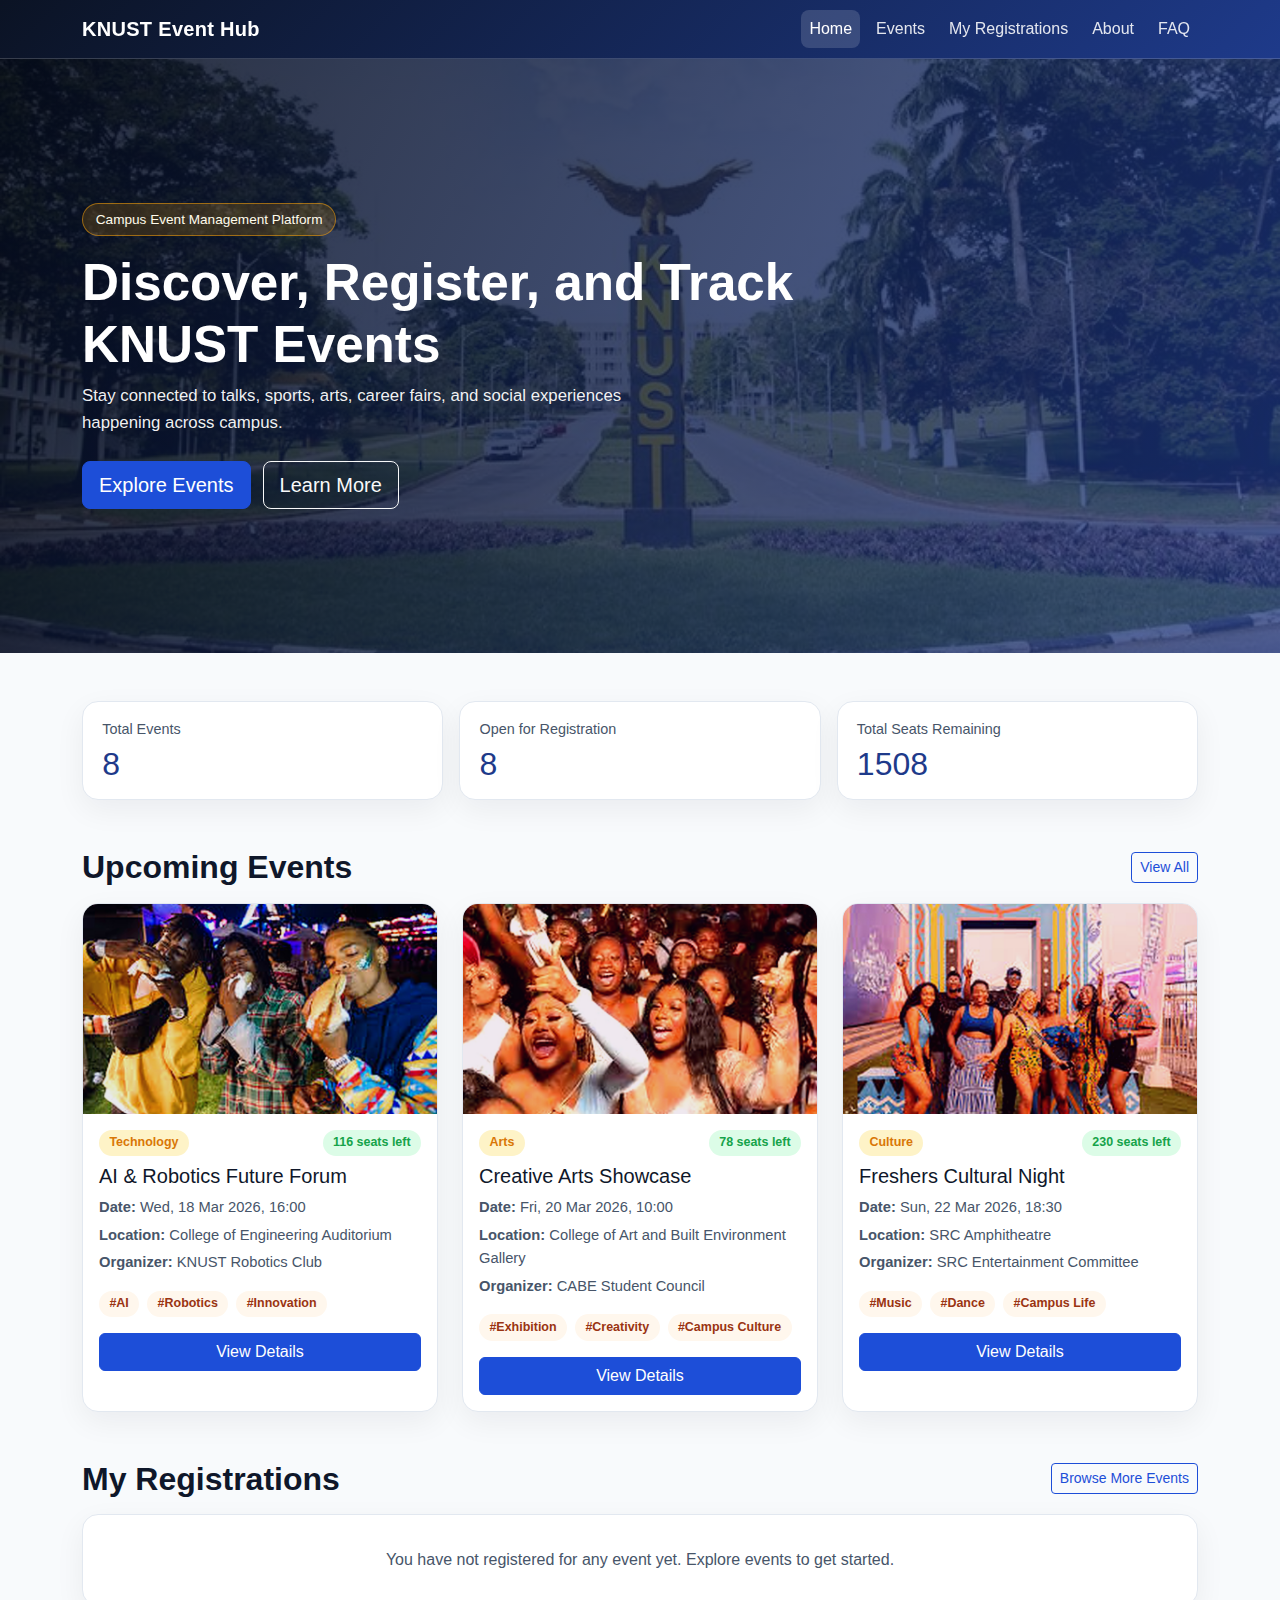
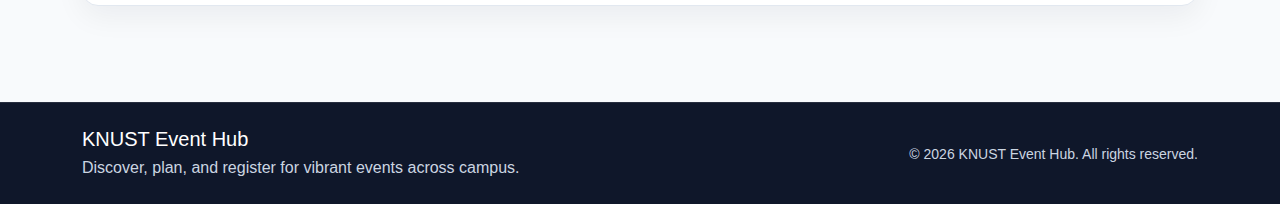
<file: index.html>
<!DOCTYPE html>
<html lang="en">
<head>
    <meta charset="UTF-8">
    <meta name="viewport" content="width=device-width, initial-scale=1.0">
    <title>KNUST Event Hub</title>
    <link href="https://cdn.jsdelivr.net/npm/bootstrap@5.3.3/dist/css/bootstrap.min.css" rel="stylesheet" integrity="sha384-QWTKZyjpPEjISv5WaRU9OFeRpok6YctnYmDr5pNlyT2bRjXh0JMhjY6hW+ALEwIH" crossorigin="anonymous">
    <link rel="stylesheet" href="style.css">
</head>
<body data-page="home">
    <div id="header-placeholder"></div>

    <main>
        <section class="hero">
            <div class="container">
                <div class="hero-content text-center text-lg-start">
                    <span class="hero-badge">Campus Event Management Platform</span>
                    <h1>Discover, Register, and Track KNUST Events</h1>
                    <p>Stay connected to talks, sports, arts, career fairs, and social experiences happening across campus.</p>
                    <div class="hero-actions">
                        <a href="events.html" class="btn btn-brand btn-lg">Explore Events</a>
                        <a href="about.html" class="btn btn-outline-light btn-lg">Learn More</a>
                    </div>
                </div>
            </div>
        </section>

        <section class="container py-5">
            <div class="row g-3" id="home-stats">
                <div class="col-md-4">
                    <article class="info-card">
                        <p class="label">Total Events</p>
                        <h2 id="stat-total">0</h2>
                    </article>
                </div>
                <div class="col-md-4">
                    <article class="info-card">
                        <p class="label">Open for Registration</p>
                        <h2 id="stat-open">0</h2>
                    </article>
                </div>
                <div class="col-md-4">
                    <article class="info-card">
                        <p class="label">Total Seats Remaining</p>
                        <h2 id="stat-seats">0</h2>
                    </article>
                </div>
            </div>
        </section>

        <section class="container pb-5">
            <div class="section-heading">
                <h2>Upcoming Events</h2>
                <a href="events.html" class="btn btn-sm btn-outline-brand">View All</a>
            </div>
            <div id="upcoming-events-container" class="row g-4">
                <!-- Rendered by app.js -->
            </div>
        </section>

        <section class="container pb-5">
            <div class="section-heading">
                <h2>My Registrations</h2>
                <a href="events.html" class="btn btn-sm btn-outline-brand">Browse More Events</a>
            </div>
            <div id="my-registrations-container" class="row g-3">
                <!-- Rendered by app.js -->
            </div>
        </section>
    </main>

    <div id="footer-placeholder"></div>

    <script src="https://cdn.jsdelivr.net/npm/bootstrap@5.3.3/dist/js/bootstrap.bundle.min.js" integrity="sha384-YvpcrYf0tY3lHB60NNkmXc5s9fDVZLESaAA55NDzOxhy9GkcIdslK1eN7N6jIeHz" crossorigin="anonymous"></script>
    <script src="app.js"></script>
</body>
</html>
</file>
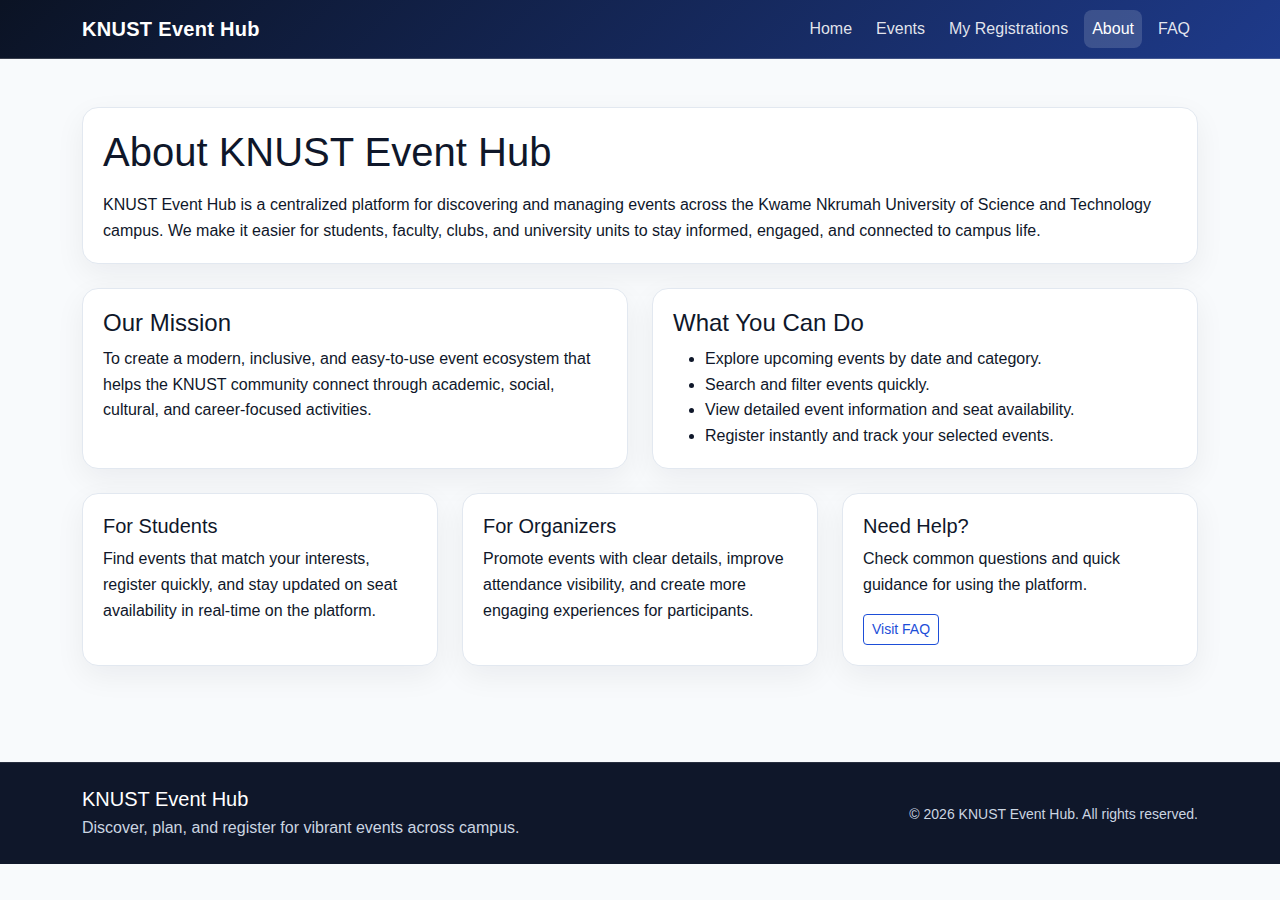
<file: about.html>
<!DOCTYPE html>
<html lang="en">
<head>
    <meta charset="UTF-8">
    <meta name="viewport" content="width=device-width, initial-scale=1.0">
    <title>About - KNUST Event Hub</title>
    <link href="https://cdn.jsdelivr.net/npm/bootstrap@5.3.3/dist/css/bootstrap.min.css" rel="stylesheet" integrity="sha384-QWTKZyjpPEjISv5WaRU9OFeRpok6YctnYmDr5pNlyT2bRjXh0JMhjY6hW+ALEwIH" crossorigin="anonymous">
    <link rel="stylesheet" href="style.css">
</head>
<body data-page="about">
    <div id="header-placeholder"></div>

    <main class="container py-5">
        <section class="content-card mb-4">
            <h1 class="mb-3">About KNUST Event Hub</h1>
            <p class="mb-0">KNUST Event Hub is a centralized platform for discovering and managing events across the Kwame Nkrumah University of Science and Technology campus. We make it easier for students, faculty, clubs, and university units to stay informed, engaged, and connected to campus life.</p>
        </section>

        <section class="row g-4 mb-4">
            <div class="col-md-6">
                <article class="content-card h-100">
                    <h2 class="h4">Our Mission</h2>
                    <p>To create a modern, inclusive, and easy-to-use event ecosystem that helps the KNUST community connect through academic, social, cultural, and career-focused activities.</p>
                </article>
            </div>
            <div class="col-md-6">
                <article class="content-card h-100">
                    <h2 class="h4">What You Can Do</h2>
                    <ul class="mb-0">
                        <li>Explore upcoming events by date and category.</li>
                        <li>Search and filter events quickly.</li>
                        <li>View detailed event information and seat availability.</li>
                        <li>Register instantly and track your selected events.</li>
                    </ul>
                </article>
            </div>
        </section>

        <section class="row g-4">
            <div class="col-lg-4 col-md-6">
                <article class="content-card h-100">
                    <h2 class="h5">For Students</h2>
                    <p class="mb-0">Find events that match your interests, register quickly, and stay updated on seat availability in real-time on the platform.</p>
                </article>
            </div>
            <div class="col-lg-4 col-md-6">
                <article class="content-card h-100">
                    <h2 class="h5">For Organizers</h2>
                    <p class="mb-0">Promote events with clear details, improve attendance visibility, and create more engaging experiences for participants.</p>
                </article>
            </div>
            <div class="col-lg-4 col-md-12">
                <article class="content-card h-100">
                    <h2 class="h5">Need Help?</h2>
                    <p>Check common questions and quick guidance for using the platform.</p>
                    <a href="FAQ.html" class="btn btn-outline-brand btn-sm">Visit FAQ</a>
                </article>
            </div>
        </section>
    </main>

    <div id="footer-placeholder"></div>

    <script src="https://cdn.jsdelivr.net/npm/bootstrap@5.3.3/dist/js/bootstrap.bundle.min.js" integrity="sha384-YvpcrYf0tY3lHB60NNkmXc5s9fDVZLESaAA55NDzOxhy9GkcIdslK1eN7N6jIeHz" crossorigin="anonymous"></script>
    <script src="app.js"></script>
</body>
</html>
</file>
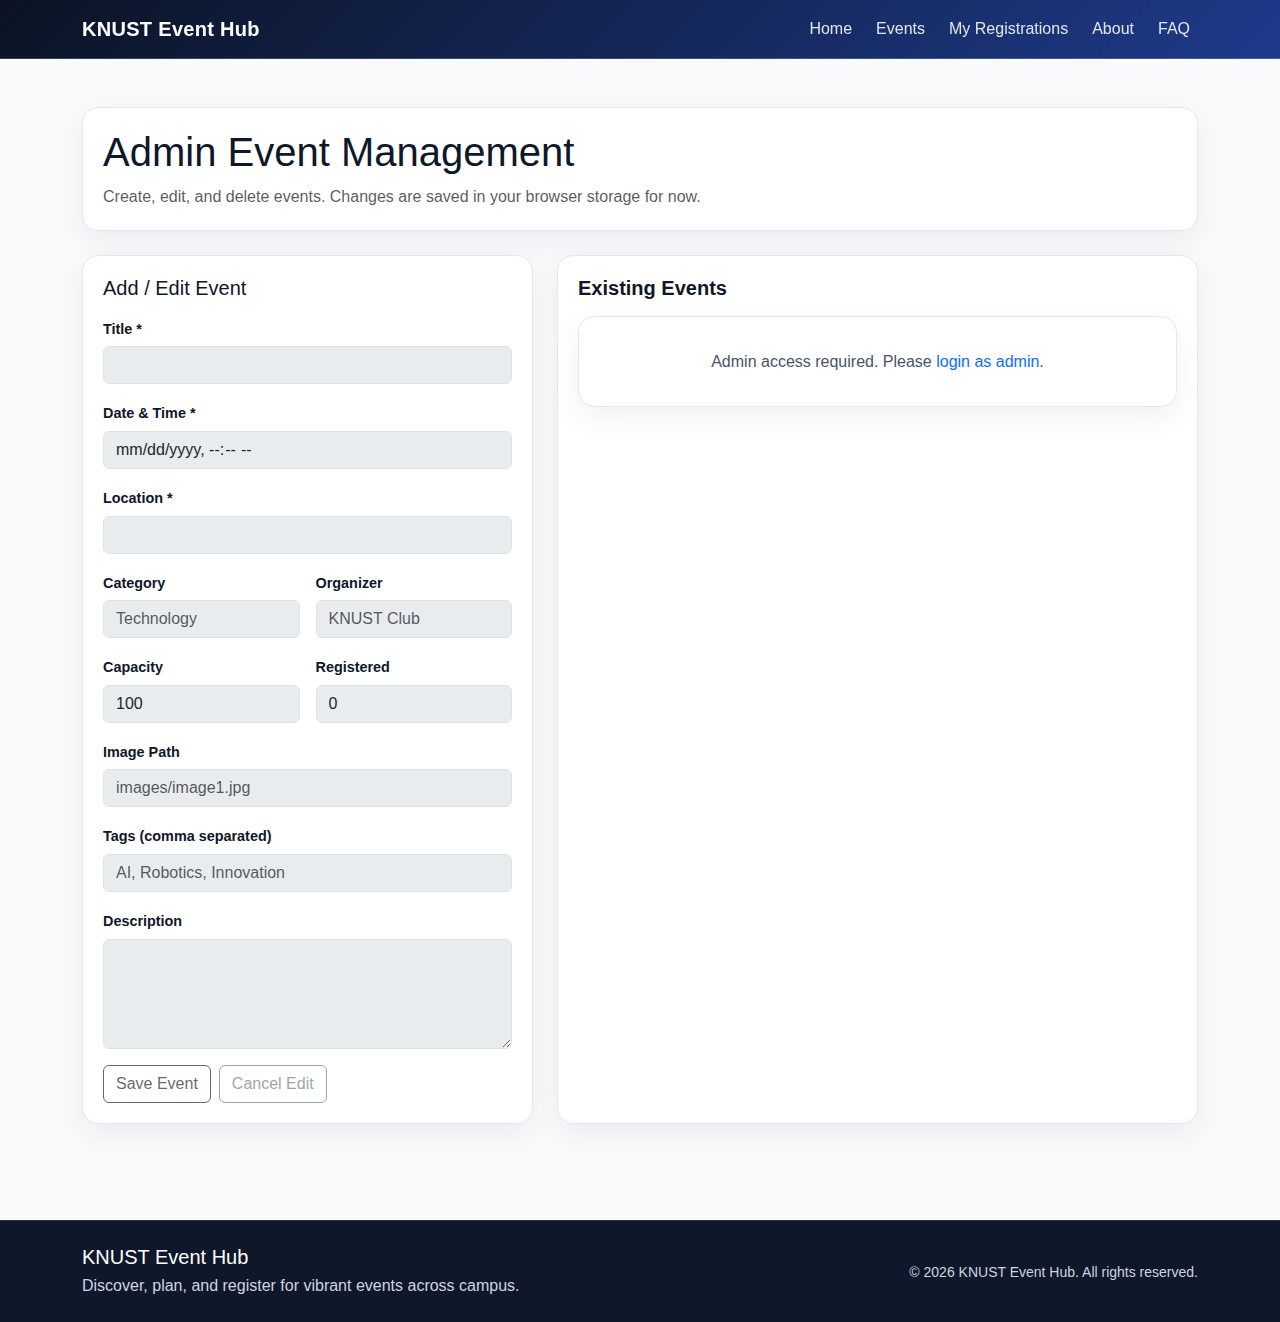
<file: admin.html>
<!DOCTYPE html>
<html lang="en">
<head>
    <meta charset="UTF-8">
    <meta name="viewport" content="width=device-width, initial-scale=1.0">
    <title>Admin - KNUST Event Hub</title>
    <link href="https://cdn.jsdelivr.net/npm/bootstrap@5.3.3/dist/css/bootstrap.min.css" rel="stylesheet" integrity="sha384-QWTKZyjpPEjISv5WaRU9OFeRpok6YctnYmDr5pNlyT2bRjXh0JMhjY6hW+ALEwIH" crossorigin="anonymous">
    <link rel="stylesheet" href="style.css">
</head>
<body data-page="admin">
    <div id="header-placeholder"></div>

    <main class="container py-5">
        <section class="content-card mb-4">
            <h1 class="mb-2">Admin Event Management</h1>
            <p class="text-muted mb-0">Create, edit, and delete events. Changes are saved in your browser storage for now.</p>
        </section>

        <section class="row g-4">
            <div class="col-lg-5">
                <article class="content-card h-100">
                    <h2 class="h5 mb-3">Add / Edit Event</h2>
                    <form id="admin-event-form" class="row g-3">
                        <input type="hidden" id="admin-event-id">

                        <div class="col-12">
                            <label for="admin-title" class="form-label">Title *</label>
                            <input id="admin-title" class="form-control" type="text" required>
                        </div>

                        <div class="col-12">
                            <label for="admin-date" class="form-label">Date & Time *</label>
                            <input id="admin-date" class="form-control" type="datetime-local" required>
                        </div>

                        <div class="col-12">
                            <label for="admin-location" class="form-label">Location *</label>
                            <input id="admin-location" class="form-control" type="text" required>
                        </div>

                        <div class="col-md-6">
                            <label for="admin-category" class="form-label">Category</label>
                            <input id="admin-category" class="form-control" type="text" placeholder="Technology">
                        </div>

                        <div class="col-md-6">
                            <label for="admin-organizer" class="form-label">Organizer</label>
                            <input id="admin-organizer" class="form-control" type="text" placeholder="KNUST Club">
                        </div>

                        <div class="col-md-6">
                            <label for="admin-capacity" class="form-label">Capacity</label>
                            <input id="admin-capacity" class="form-control" type="number" min="0" value="100">
                        </div>

                        <div class="col-md-6">
                            <label for="admin-registered" class="form-label">Registered</label>
                            <input id="admin-registered" class="form-control" type="number" min="0" value="0">
                        </div>

                        <div class="col-12">
                            <label for="admin-image" class="form-label">Image Path</label>
                            <input id="admin-image" class="form-control" type="text" placeholder="images/image1.jpg">
                        </div>

                        <div class="col-12">
                            <label for="admin-tags" class="form-label">Tags (comma separated)</label>
                            <input id="admin-tags" class="form-control" type="text" placeholder="AI, Robotics, Innovation">
                        </div>

                        <div class="col-12">
                            <label for="admin-description" class="form-label">Description</label>
                            <textarea id="admin-description" class="form-control" rows="4"></textarea>
                        </div>

                        <div class="col-12 d-flex gap-2 flex-wrap">
                            <button class="btn btn-brand" type="submit">Save Event</button>
                            <button class="btn btn-outline-secondary" type="button" id="admin-cancel-edit">Cancel Edit</button>
                        </div>
                    </form>
                </article>
            </div>

            <div class="col-lg-7">
                <article class="content-card h-100">
                    <div class="section-heading mb-3">
                        <h2 class="h5 mb-0">Existing Events</h2>
                    </div>
                    <div id="admin-events-list">
                        <!-- Rendered by app.js -->
                    </div>
                </article>
            </div>
        </section>
    </main>

    <div id="footer-placeholder"></div>

    <script src="https://cdn.jsdelivr.net/npm/bootstrap@5.3.3/dist/js/bootstrap.bundle.min.js" integrity="sha384-YvpcrYf0tY3lHB60NNkmXc5s9fDVZLESaAA55NDzOxhy9GkcIdslK1eN7N6jIeHz" crossorigin="anonymous"></script>
    <script src="app.js"></script>
</body>
</html>
</file>
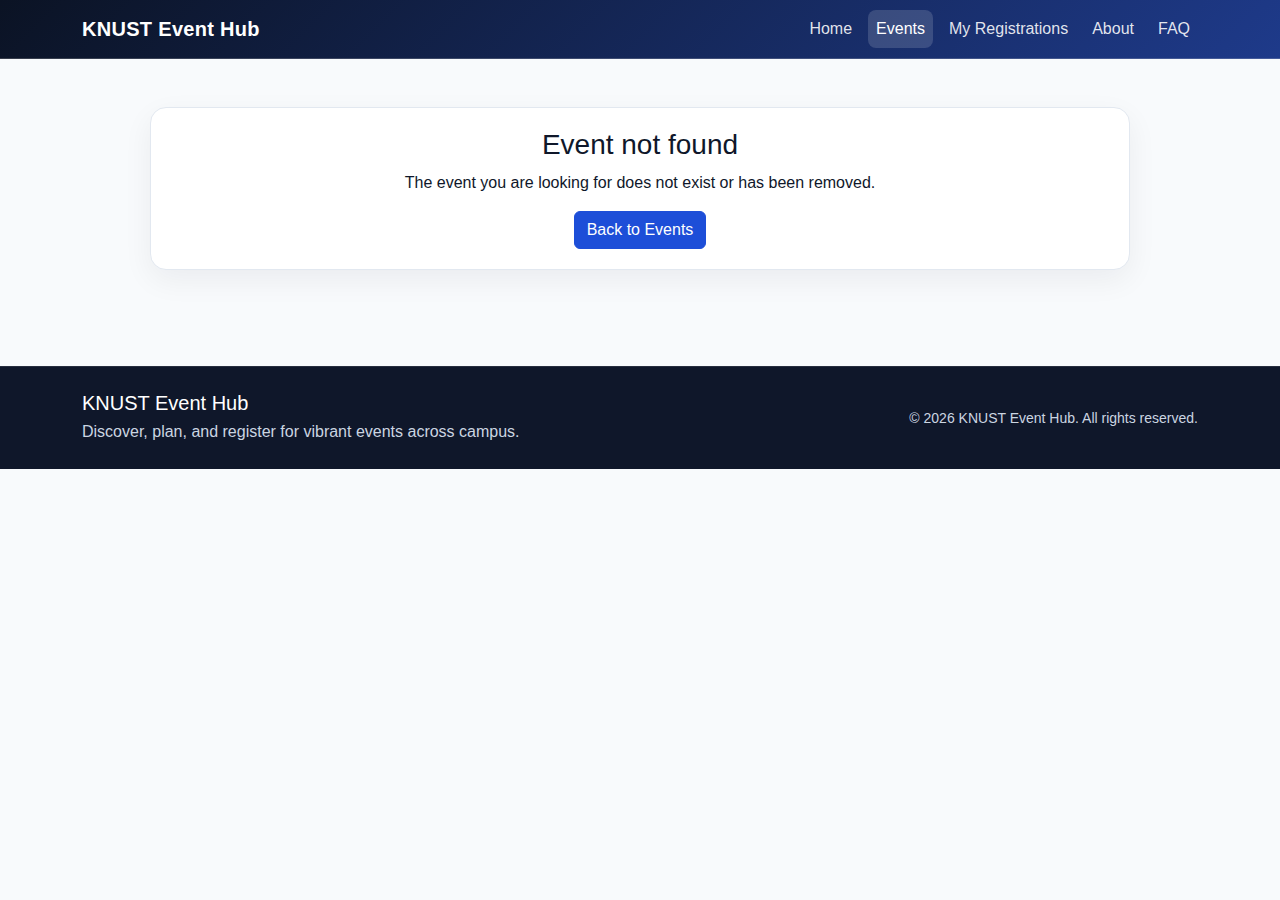
<file: eventdetails.html>
<!DOCTYPE html>
<html lang="en">
<head>
    <meta charset="UTF-8">
    <meta name="viewport" content="width=device-width, initial-scale=1.0">
    <title>Event Details - KNUST Event Hub</title>
    <link href="https://cdn.jsdelivr.net/npm/bootstrap@5.3.3/dist/css/bootstrap.min.css" rel="stylesheet" integrity="sha384-QWTKZyjpPEjISv5WaRU9OFeRpok6YctnYmDr5pNlyT2bRjXh0JMhjY6hW+ALEwIH" crossorigin="anonymous">
    <link rel="stylesheet" href="style.css">
</head>
<body data-page="events">
    <div id="header-placeholder"></div>

    <main class="container py-5">
        <section class="event-details-wrapper">
            <div id="event-details-container">
                <!-- Rendered by app.js -->
            </div>
        </section>
    </main>

    <div id="footer-placeholder"></div>

    <script src="https://cdn.jsdelivr.net/npm/bootstrap@5.3.3/dist/js/bootstrap.bundle.min.js" integrity="sha384-YvpcrYf0tY3lHB60NNkmXc5s9fDVZLESaAA55NDzOxhy9GkcIdslK1eN7N6jIeHz" crossorigin="anonymous"></script>
    <script src="app.js"></script>
</body>
</html>
</file>
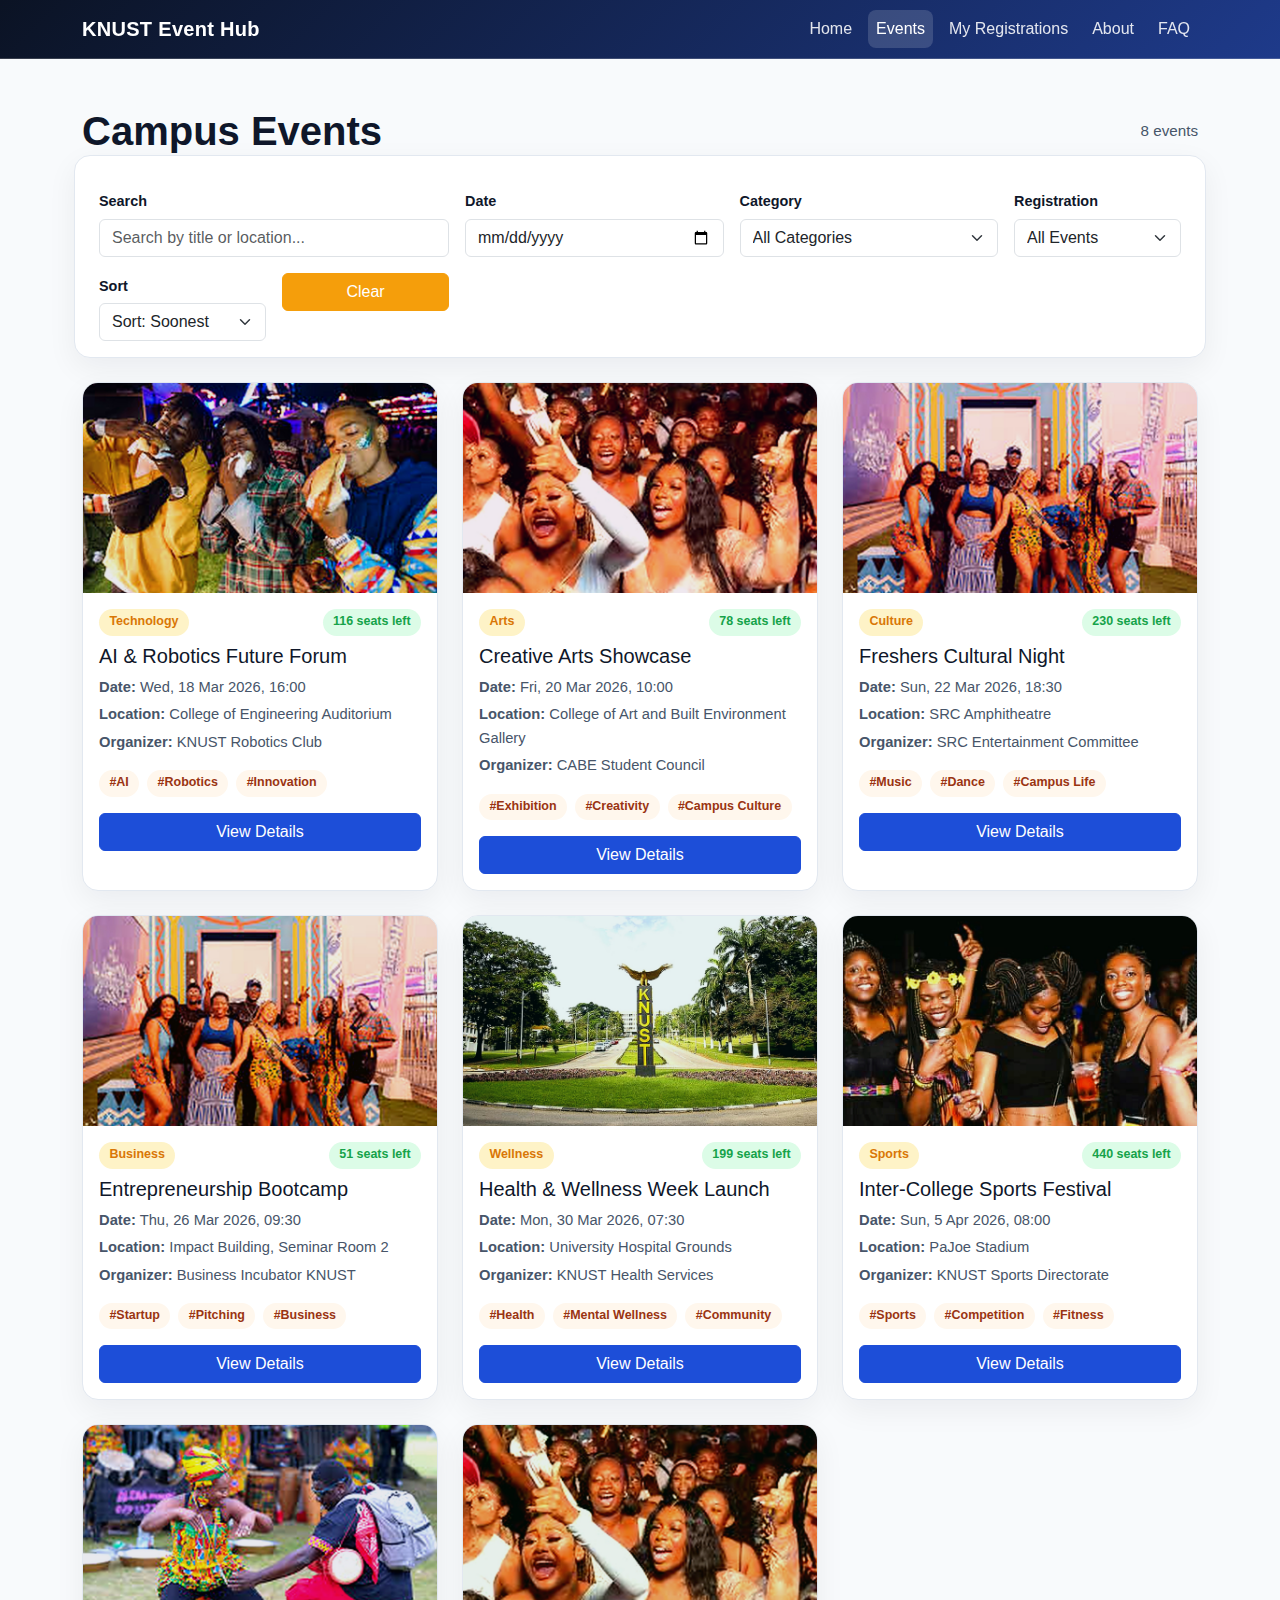
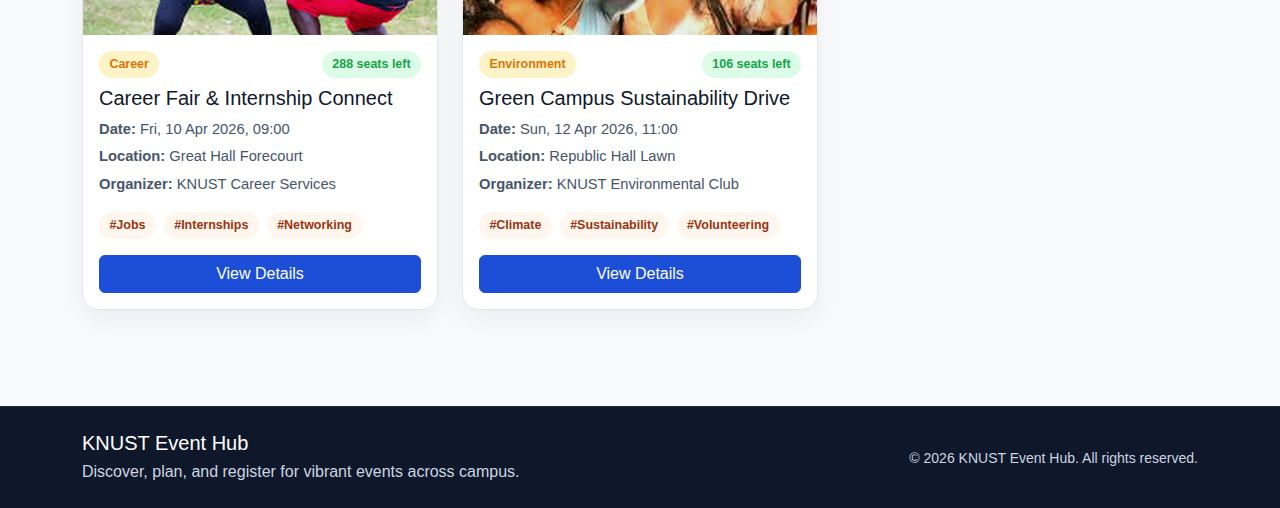
<file: events.html>
<!DOCTYPE html>
<html lang="en">
<head>
    <meta charset="UTF-8">
    <meta name="viewport" content="width=device-width, initial-scale=1.0">
    <title>Events - KNUST Event Hub</title>
    <link href="https://cdn.jsdelivr.net/npm/bootstrap@5.3.3/dist/css/bootstrap.min.css" rel="stylesheet" integrity="sha384-QWTKZyjpPEjISv5WaRU9OFeRpok6YctnYmDr5pNlyT2bRjXh0JMhjY6hW+ALEwIH" crossorigin="anonymous">
    <link rel="stylesheet" href="style.css">
</head>
<body data-page="events">
    <div id="header-placeholder"></div>

    <main class="container py-5">
        <div class="section-heading mb-3">
            <h1 class="mb-0">Campus Events</h1>
            <span id="results-count" class="results-count" aria-live="polite">0 events</span>
        </div>

        <form id="filter-form" class="row g-3 filter-panel mb-4" aria-label="Event filters">
            <div class="col-md-4">
                <label for="search-input" class="form-label">Search</label>
                <input type="text" id="search-input" class="form-control" placeholder="Search by title or location..." aria-label="Search events by title or location">
            </div>
            <div class="col-md-3">
                <label for="date-filter" class="form-label">Date</label>
                <input type="date" id="date-filter" class="form-control" aria-label="Filter events by date">
            </div>
            <div class="col-md-3">
                <label for="category-filter" class="form-label">Category</label>
                <select id="category-filter" class="form-select" aria-label="Filter events by category">
                    <option value="all">All Categories</option>
                </select>
            </div>
            <div class="col-md-3 col-lg-2">
                <label for="registration-filter" class="form-label">Registration</label>
                <select id="registration-filter" class="form-select" aria-label="Filter by registration status">
                    <option value="all">All Events</option>
                    <option value="registered">Registered Only</option>
                    <option value="not-registered">Not Registered</option>
                </select>
            </div>
            <div class="col-md-2">
                <label for="sort-filter" class="form-label">Sort</label>
                <select id="sort-filter" class="form-select" aria-label="Sort events">
                    <option value="soonest">Sort: Soonest</option>
                    <option value="latest">Sort: Latest</option>
                    <option value="availability">Sort: Most Seats Left</option>
                </select>
            </div>
            <div class="col-md-12 col-lg-2">
                <button type="button" id="clear-filters" class="btn btn-secondary w-100">Clear</button>
            </div>
        </form>

        <div id="events-container" class="row g-4">
            <!-- Rendered by app.js -->
        </div>
    </main>

    <div id="footer-placeholder"></div>

    <script src="https://cdn.jsdelivr.net/npm/bootstrap@5.3.3/dist/js/bootstrap.bundle.min.js" integrity="sha384-YvpcrYf0tY3lHB60NNkmXc5s9fDVZLESaAA55NDzOxhy9GkcIdslK1eN7N6jIeHz" crossorigin="anonymous"></script>
    <script src="app.js"></script>
</body>
</html>
</file>
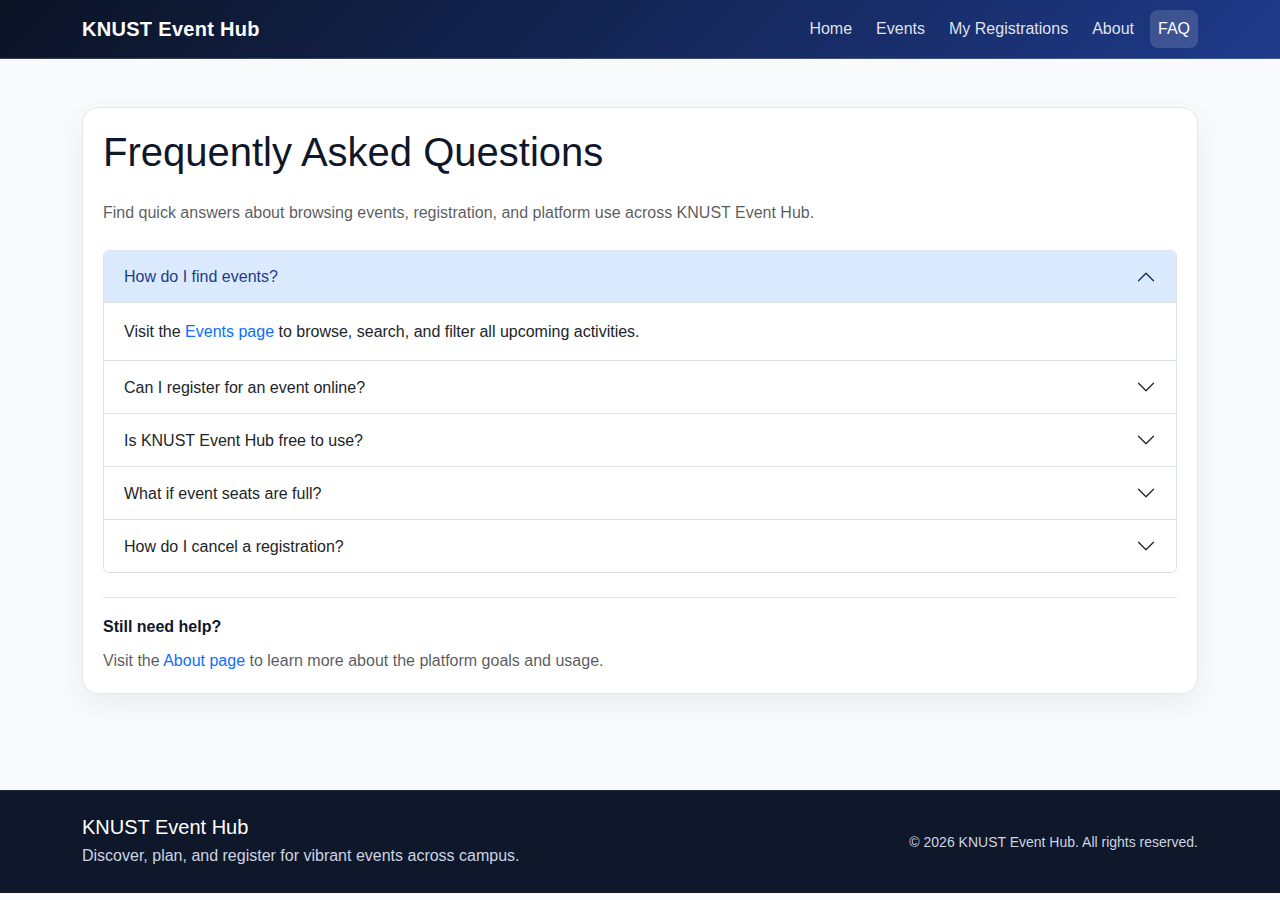
<file: FAQ.html>
<!DOCTYPE html>
<html lang="en">
<head>
    <meta charset="UTF-8">
    <meta name="viewport" content="width=device-width, initial-scale=1.0">
    <title>FAQ - KNUST Event Hub</title>
    <link href="https://cdn.jsdelivr.net/npm/bootstrap@5.3.3/dist/css/bootstrap.min.css" rel="stylesheet" integrity="sha384-QWTKZyjpPEjISv5WaRU9OFeRpok6YctnYmDr5pNlyT2bRjXh0JMhjY6hW+ALEwIH" crossorigin="anonymous">
    <link rel="stylesheet" href="style.css">
</head>
<body data-page="faq">
    <div id="header-placeholder"></div>

    <main class="container py-5">
        <section class="content-card">
            <h1 class="mb-4">Frequently Asked Questions</h1>
            <p class="text-muted mb-4">Find quick answers about browsing events, registration, and platform use across KNUST Event Hub.</p>
            <div class="accordion" id="faqAccordion">
                <div class="accordion-item">
                    <h2 class="accordion-header" id="faq-one-heading">
                        <button class="accordion-button" type="button" data-bs-toggle="collapse" data-bs-target="#faq-one" aria-expanded="true" aria-controls="faq-one">
                            How do I find events?
                        </button>
                    </h2>
                    <div id="faq-one" class="accordion-collapse collapse show" aria-labelledby="faq-one-heading" data-bs-parent="#faqAccordion">
                        <div class="accordion-body">Visit the <a href="events.html">Events page</a> to browse, search, and filter all upcoming activities.</div>
                    </div>
                </div>

                <div class="accordion-item">
                    <h2 class="accordion-header" id="faq-two-heading">
                        <button class="accordion-button collapsed" type="button" data-bs-toggle="collapse" data-bs-target="#faq-two" aria-expanded="false" aria-controls="faq-two">
                            Can I register for an event online?
                        </button>
                    </h2>
                    <div id="faq-two" class="accordion-collapse collapse" aria-labelledby="faq-two-heading" data-bs-parent="#faqAccordion">
                        <div class="accordion-body">Yes. Open any event details page and click the <strong>Register</strong> button. Your registration is stored locally in your browser.</div>
                    </div>
                </div>

                <div class="accordion-item">
                    <h2 class="accordion-header" id="faq-three-heading">
                        <button class="accordion-button collapsed" type="button" data-bs-toggle="collapse" data-bs-target="#faq-three" aria-expanded="false" aria-controls="faq-three">
                            Is KNUST Event Hub free to use?
                        </button>
                    </h2>
                    <div id="faq-three" class="accordion-collapse collapse" aria-labelledby="faq-three-heading" data-bs-parent="#faqAccordion">
                        <div class="accordion-body">Absolutely. KNUST Event Hub is free for students, staff, and campus organizations.</div>
                    </div>
                </div>

                <div class="accordion-item">
                    <h2 class="accordion-header" id="faq-four-heading">
                        <button class="accordion-button collapsed" type="button" data-bs-toggle="collapse" data-bs-target="#faq-four" aria-expanded="false" aria-controls="faq-four">
                            What if event seats are full?
                        </button>
                    </h2>
                    <div id="faq-four" class="accordion-collapse collapse" aria-labelledby="faq-four-heading" data-bs-parent="#faqAccordion">
                        <div class="accordion-body">If an event reaches capacity, registration is disabled and the event is marked as full.</div>
                    </div>
                </div>

                <div class="accordion-item">
                    <h2 class="accordion-header" id="faq-five-heading">
                        <button class="accordion-button collapsed" type="button" data-bs-toggle="collapse" data-bs-target="#faq-five" aria-expanded="false" aria-controls="faq-five">
                            How do I cancel a registration?
                        </button>
                    </h2>
                    <div id="faq-five" class="accordion-collapse collapse" aria-labelledby="faq-five-heading" data-bs-parent="#faqAccordion">
                        <div class="accordion-body">Open the event details page and click <strong>Cancel Registration</strong>. Your saved registration is removed from this browser.</div>
                    </div>
                </div>
            </div>

            <div class="mt-4 pt-3 border-top">
                <p class="mb-2"><strong>Still need help?</strong></p>
                <p class="mb-0 text-muted">Visit the <a href="about.html">About page</a> to learn more about the platform goals and usage.</p>
            </div>
        </section>
    </main>

    <div id="footer-placeholder"></div>

    <script src="https://cdn.jsdelivr.net/npm/bootstrap@5.3.3/dist/js/bootstrap.bundle.min.js" integrity="sha384-YvpcrYf0tY3lHB60NNkmXc5s9fDVZLESaAA55NDzOxhy9GkcIdslK1eN7N6jIeHz" crossorigin="anonymous"></script>
    <script src="app.js"></script>
</body>
</html>
</file>
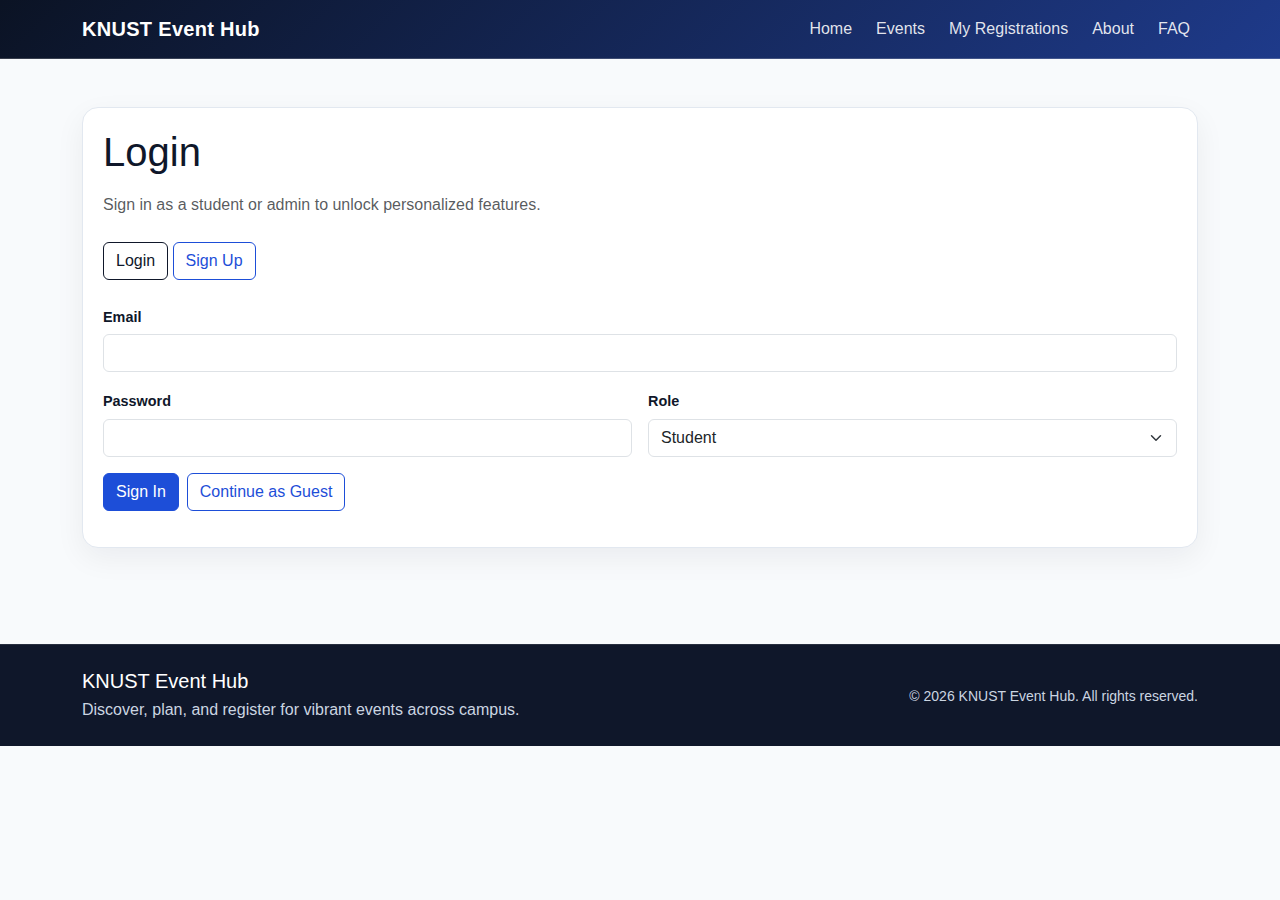
<file: login.html>
<!DOCTYPE html>
<html lang="en">
<head>
    <meta charset="UTF-8">
    <meta name="viewport" content="width=device-width, initial-scale=1.0">
    <title>Login - KNUST Event Hub</title>
    <link href="https://cdn.jsdelivr.net/npm/bootstrap@5.3.3/dist/css/bootstrap.min.css" rel="stylesheet" integrity="sha384-QWTKZyjpPEjISv5WaRU9OFeRpok6YctnYmDr5pNlyT2bRjXh0JMhjY6hW+ALEwIH" crossorigin="anonymous">
    <link rel="stylesheet" href="style.css">
</head>
<body data-page="login">
    <div id="header-placeholder"></div>

    <main class="container py-5">
        <section class="content-card auth-card mx-auto">
            <h1 class="mb-3">Login</h1>
            <p class="text-muted mb-4">Sign in as a student or admin to unlock personalized features.</p>

            <div class="auth-switch mb-4" role="tablist" aria-label="Authentication options">
                <button type="button" class="btn btn-brand auth-tab active" id="show-login" aria-controls="login-panel" aria-selected="true">Login</button>
                <button type="button" class="btn btn-outline-brand auth-tab" id="show-signup" aria-controls="signup-panel" aria-selected="false">Sign Up</button>
            </div>

            <div id="login-panel">
                <form id="login-form" class="row g-3" aria-label="Login form">
                    <div class="col-12">
                        <label for="login-email" class="form-label">Email</label>
                        <input id="login-email" class="form-control" type="email" required>
                    </div>
                    <div class="col-md-6">
                        <label for="login-password" class="form-label">Password</label>
                        <input id="login-password" class="form-control" type="password" required>
                    </div>
                    <div class="col-md-6">
                        <label for="login-role" class="form-label">Role</label>
                        <select id="login-role" class="form-select">
                            <option value="student">Student</option>
                            <option value="admin">Admin</option>
                        </select>
                    </div>
                    <div class="col-12 d-flex flex-wrap gap-2">
                        <button type="submit" class="btn btn-brand">Sign In</button>
                        <a href="events.html" class="btn btn-outline-brand">Continue as Guest</a>
                    </div>
                </form>
            </div>

            <div id="signup-panel" class="d-none">
                <form id="signup-form" class="row g-3" aria-label="Signup form">
                    <div class="col-12">
                        <label for="signup-name" class="form-label">Full Name</label>
                        <input id="signup-name" class="form-control" type="text" required>
                    </div>
                    <div class="col-12">
                        <label for="signup-email" class="form-label">Email</label>
                        <input id="signup-email" class="form-control" type="email" required>
                    </div>
                    <div class="col-md-6">
                        <label for="signup-password" class="form-label">Password</label>
                        <input id="signup-password" class="form-control" type="password" minlength="6" required>
                    </div>
                    <div class="col-md-6">
                        <label for="signup-role" class="form-label">Role</label>
                        <select id="signup-role" class="form-select">
                            <option value="student">Student</option>
                            <option value="admin">Admin</option>
                        </select>
                    </div>
                    <div class="col-12">
                        <button type="submit" class="btn btn-brand">Create Account</button>
                    </div>
                </form>
            </div>

            <p id="login-status" class="registration-feedback mt-3 mb-0" aria-live="polite"></p>
        </section>
    </main>

    <div id="footer-placeholder"></div>

    <script src="https://cdn.jsdelivr.net/npm/bootstrap@5.3.3/dist/js/bootstrap.bundle.min.js" integrity="sha384-YvpcrYf0tY3lHB60NNkmXc5s9fDVZLESaAA55NDzOxhy9GkcIdslK1eN7N6jIeHz" crossorigin="anonymous"></script>
    <script src="app.js"></script>
</body>
</html>
</file>
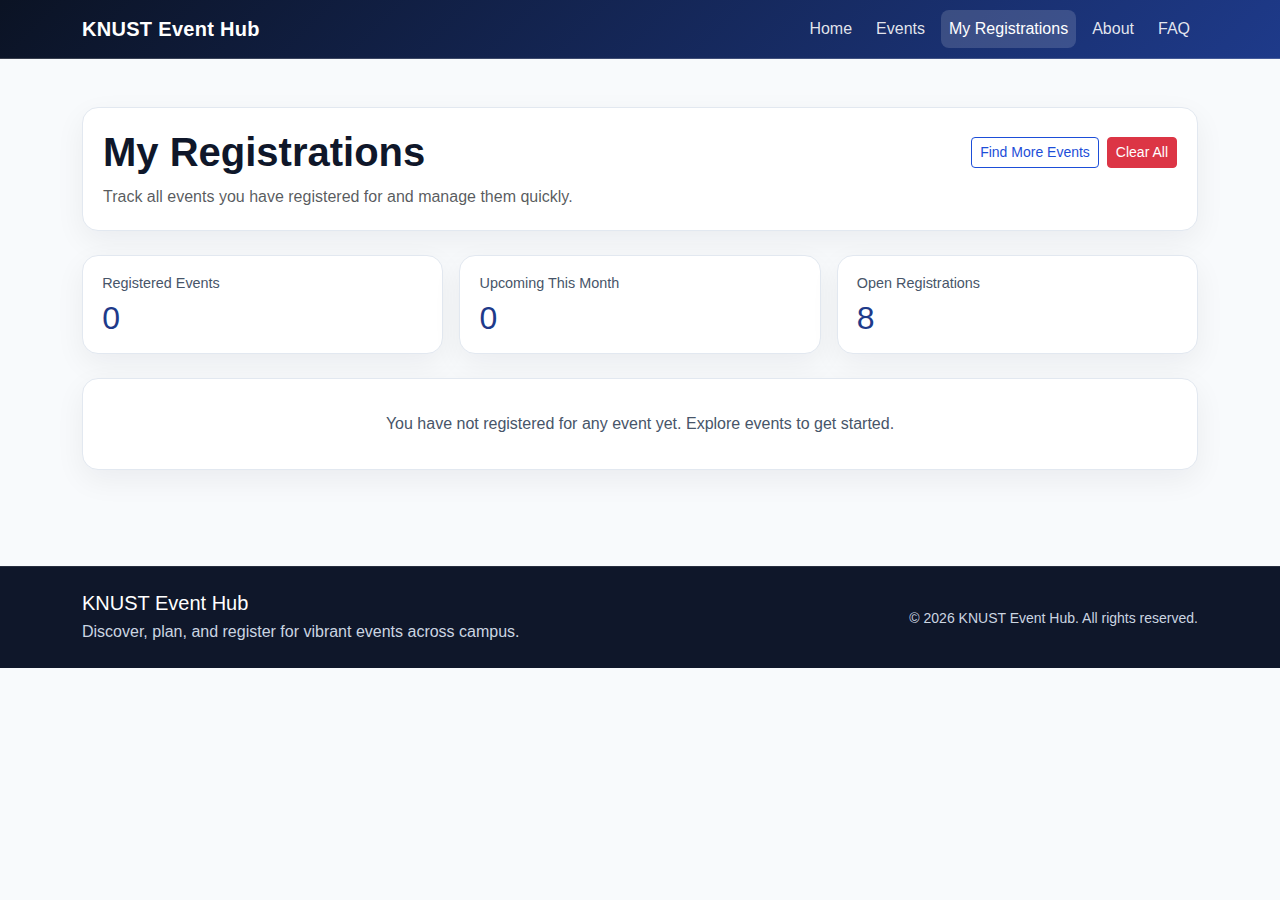
<file: myregistrations.html>
<!DOCTYPE html>
<html lang="en">
<head>
    <meta charset="UTF-8">
    <meta name="viewport" content="width=device-width, initial-scale=1.0">
    <title>My Registrations - KNUST Event Hub</title>
    <link href="https://cdn.jsdelivr.net/npm/bootstrap@5.3.3/dist/css/bootstrap.min.css" rel="stylesheet" integrity="sha384-QWTKZyjpPEjISv5WaRU9OFeRpok6YctnYmDr5pNlyT2bRjXh0JMhjY6hW+ALEwIH" crossorigin="anonymous">
    <link rel="stylesheet" href="style.css">
</head>
<body data-page="registrations">
    <div id="header-placeholder"></div>

    <main class="container py-5">
        <section class="content-card mb-4">
            <div class="section-heading mb-2">
                <h1>My Registrations</h1>
                <div class="d-flex gap-2 flex-wrap">
                    <a href="events.html" class="btn btn-outline-brand btn-sm">Find More Events</a>
                    <button id="clear-registrations-btn" class="btn btn-sm btn-danger">Clear All</button>
                </div>
            </div>
            <p class="mb-0 text-muted">Track all events you have registered for and manage them quickly.</p>
        </section>

        <section class="row g-3 mb-4">
            <div class="col-md-4">
                <article class="info-card">
                    <p class="label">Registered Events</p>
                    <h2 id="reg-count">0</h2>
                </article>
            </div>
            <div class="col-md-4">
                <article class="info-card">
                    <p class="label">Upcoming This Month</p>
                    <h2 id="reg-upcoming-count">0</h2>
                </article>
            </div>
            <div class="col-md-4">
                <article class="info-card">
                    <p class="label">Open Registrations</p>
                    <h2 id="reg-open-count">0</h2>
                </article>
            </div>
        </section>

        <section>
            <div id="my-registrations-container" class="row g-3">
                <!-- Rendered by app.js -->
            </div>
        </section>
    </main>

    <div id="footer-placeholder"></div>

    <script src="https://cdn.jsdelivr.net/npm/bootstrap@5.3.3/dist/js/bootstrap.bundle.min.js" integrity="sha384-YvpcrYf0tY3lHB60NNkmXc5s9fDVZLESaAA55NDzOxhy9GkcIdslK1eN7N6jIeHz" crossorigin="anonymous"></script>
    <script src="app.js"></script>
</body>
</html>
</file>
<file: style.css>
:root {
    --brand: #1d4ed8;
    --brand-dark: #1e3a8a;
    --brand-light: #dbeafe;
    --accent: #f59e0b;
    --accent-dark: #d97706;
    --accent-light: #fef3c7;
    --text-main: #0f172a;
    --text-muted: #475569;
    --bg: #f8fafc;
    --surface: #ffffff;
    --border: #e2e8f0;
    --success: #16a34a;
    --danger: #dc2626;
}

* {
    box-sizing: border-box;
}

body {
    margin: 0;
    font-family: 'Segoe UI', Tahoma, Geneva, Verdana, sans-serif;
    line-height: 1.6;
    background: var(--bg);
    color: var(--text-main);
}

a {
    text-decoration: none;
}

a:focus-visible,
button:focus-visible,
.btn:focus-visible,
.form-control:focus-visible,
.form-select:focus-visible,
.accordion-button:focus-visible {
    outline: 3px solid rgba(29, 78, 216, 0.35);
    outline-offset: 2px;
}

.site-header {
    background: linear-gradient(135deg, #0b1324, #1e3a8a);
    border-bottom: 1px solid rgba(255, 255, 255, 0.18);
}

.site-header .navbar-brand {
    font-weight: 700;
    letter-spacing: 0.3px;
}

.site-header .nav-link {
    color: rgba(255, 255, 255, 0.88);
    border-radius: 0.5rem;
    padding: 0.4rem 0.75rem;
}

.site-header .nav-link:hover,
.site-header .nav-link.active {
    color: #fff;
    background: rgba(255, 255, 255, 0.15);
}

.hero {
    min-height: 66vh;
    display: flex;
    align-items: center;
    background:
        linear-gradient(115deg, rgba(5, 12, 28, 0.86), rgba(30, 58, 138, 0.75)),
        url("images/campus image.jpg") center/cover no-repeat;
    color: #fff;
}

.hero-content {
    max-width: 720px;
}

.hero-badge {
    display: inline-flex;
    align-items: center;
    margin-bottom: 1rem;
    border: 1px solid rgba(245, 158, 11, 0.55);
    background: rgba(245, 158, 11, 0.18);
    color: #fffbeb;
    border-radius: 999px;
    padding: 0.3rem 0.8rem;
    font-size: 0.85rem;
}

.hero-content h1 {
    font-size: clamp(2rem, 4.5vw, 3.2rem);
    line-height: 1.2;
    font-weight: 700;
}

.hero-content p {
    font-size: 1.05rem;
    color: rgba(255, 255, 255, 0.95);
    max-width: 620px;
}

.hero-actions {
    margin-top: 1.5rem;
    display: flex;
    flex-wrap: wrap;
    gap: 0.75rem;
}

.btn-brand {
    background: var(--brand);
    color: #fff;
    border: 1px solid var(--brand);
}

.btn-brand:hover,
.btn-brand:focus {
    background: var(--brand-dark);
    border-color: var(--brand-dark);
    color: #fff;
}

.btn-outline-brand {
    border: 1px solid var(--brand);
    color: var(--brand);
    background: transparent;
}

.btn-outline-brand:hover,
.btn-outline-brand:focus {
    background: var(--brand);
    color: #fff;
}

.section-heading {
    display: flex;
    align-items: center;
    justify-content: space-between;
    gap: 1rem;
    flex-wrap: wrap;
    margin-bottom: 1rem;
}

.section-heading h1,
.section-heading h2 {
    margin: 0;
    font-weight: 700;
}

.results-count {
    color: var(--text-muted);
    font-size: 0.95rem;
}

.form-label {
    font-weight: 600;
    font-size: 0.9rem;
    margin-bottom: 0.35rem;
}

.info-card,
.content-card,
.event-card,
.event-detail-card,
.registration-item,
.filter-panel,
.empty-state {
    border: 1px solid var(--border);
    background: var(--surface);
    border-radius: 1rem;
    box-shadow: 0 10px 30px rgba(15, 23, 42, 0.06);
}

.info-card {
    padding: 1rem 1.2rem;
}

.info-card .label {
    margin: 0;
    font-size: 0.9rem;
    color: var(--text-muted);
}

.info-card h2 {
    margin: 0.25rem 0 0;
    font-size: 2rem;
    color: var(--brand-dark);
}

.filter-panel {
    padding: 1rem;
}

.event-card {
    overflow: hidden;
    transition: transform 0.2s ease, box-shadow 0.2s ease;
}

.event-card:hover {
    transform: translateY(-4px);
    box-shadow: 0 14px 35px rgba(15, 23, 42, 0.12);
}

.event-card.is-registered {
    border-color: #86efac;
}

.event-card-image {
    width: 100%;
    height: 210px;
    object-fit: cover;
}

.event-card-body {
    padding: 1rem;
}

.registered-indicator {
    display: inline-flex;
    align-items: center;
    font-size: 0.8rem;
    font-weight: 700;
    color: #166534;
    background: #dcfce7;
    border-radius: 999px;
    padding: 0.2rem 0.55rem;
}

.meta {
    color: var(--text-muted);
    font-size: 0.92rem;
}

.pill,
.tag,
.seat-status {
    display: inline-flex;
    align-items: center;
    border-radius: 999px;
    font-size: 0.78rem;
    font-weight: 600;
    padding: 0.2rem 0.65rem;
}

.pill {
    background: var(--accent-light);
    color: var(--accent-dark);
}

.tag {
    background: #fff7ed;
    color: #9a3412;
}

.seat-status.open {
    background: #dcfce7;
    color: var(--success);
}

.seat-status.full {
    background: #fee2e2;
    color: var(--danger);
}

.event-details-wrapper {
    width: min(980px, 100%);
    margin-inline: auto;
}

.event-detail-card {
    overflow: hidden;
}

.event-detail-image {
    width: 100%;
    max-height: 420px;
    object-fit: cover;
}

.event-detail-content {
    padding: 1.25rem;
}

.registration-feedback {
    font-weight: 600;
}

.content-card {
    padding: 1.25rem;
}

.registration-item {
    padding: 1rem;
}

.empty-state {
    padding: 2rem;
    text-align: center;
    color: var(--text-muted);
}

.loading-state {
    padding: 1rem 1.2rem;
    border: 1px dashed var(--border);
    border-radius: 0.8rem;
    color: var(--text-muted);
    background: #f8fbff;
}

.accordion-button:not(.collapsed) {
    background: var(--brand-light);
    color: var(--brand-dark);
}

#clear-filters.btn-secondary {
    background: var(--accent);
    border-color: var(--accent);
    color: #fff;
}

#clear-filters.btn-secondary:hover,
#clear-filters.btn-secondary:focus {
    background: var(--accent-dark);
    border-color: var(--accent-dark);
    color: #fff;
}

.site-footer {
    margin-top: 3rem;
    background: #0f172a;
    color: #cbd5e1;
    border-top: 1px solid rgba(255, 255, 255, 0.1);
}

.site-footer h2 {
    color: #fff;
}

@media (max-width: 768px) {
    .hero {
        min-height: 54vh;
    }

    .hero-content {
        text-align: center;
    }

    .hero-actions {
        justify-content: center;
    }

    .event-card-image {
        height: 190px;
    }

    .event-detail-content {
        padding: 1rem;
    }

    .filter-panel {
        padding: 0.9rem;
    }
}

@media (max-width: 576px) {
    .hero {
        min-height: 50vh;
    }

    .hero-content p {
        font-size: 0.98rem;
    }

    .section-heading {
        align-items: flex-start;
    }

    .event-card-image {
        height: 175px;
    }

    .site-footer .text-md-end {
        text-align: left !important;
    }
}
</file>
